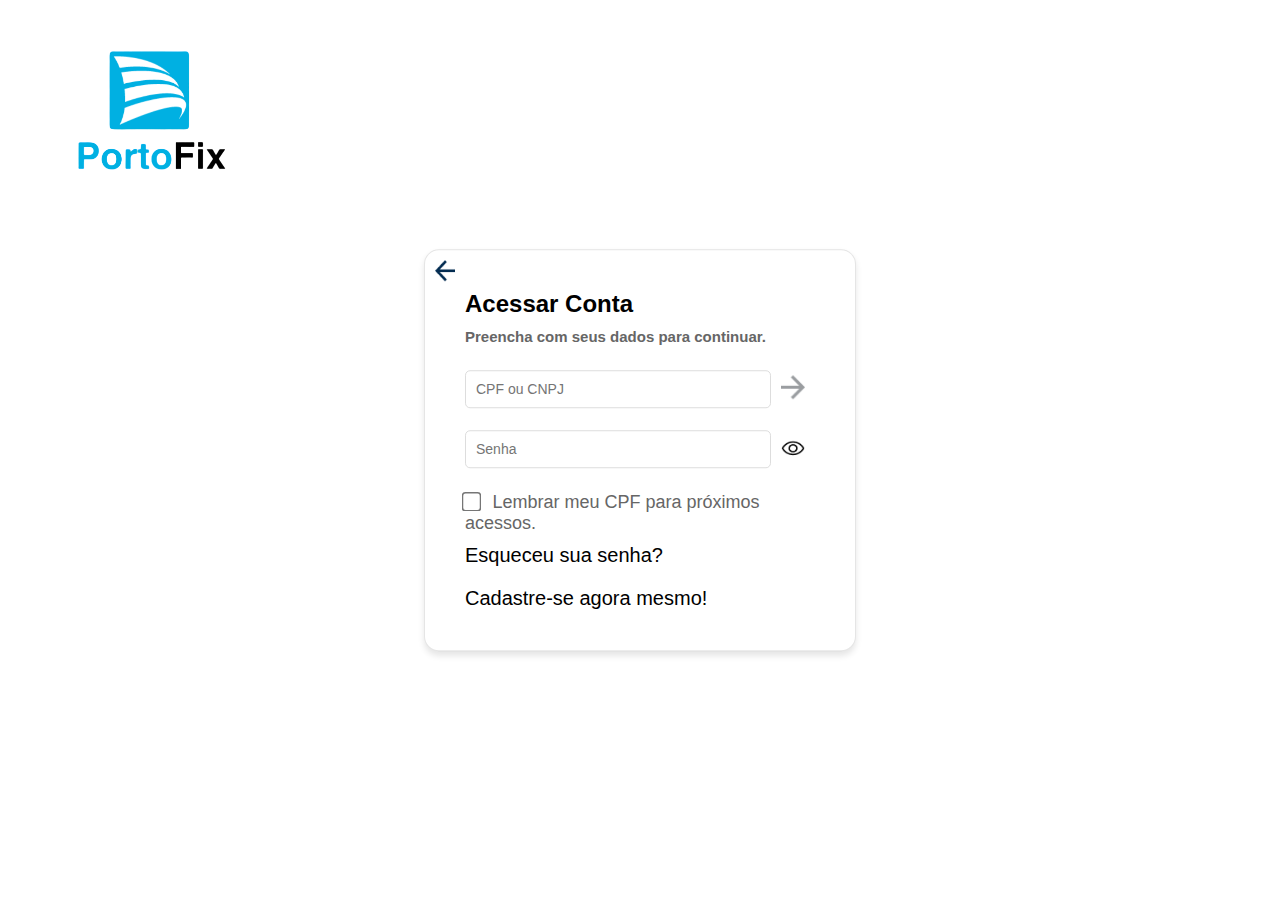
<file: TELA ACESSO -RESPONSIVO/index.html>
<!DOCTYPE html>
<html lang="en">
<head>
    <meta charset="UTF-8">
    <meta name="viewport" content="width=device-width, initial-scale=1.0">
    <link rel="stylesheet" href="style.css">
    <title>Document</title>
</head>
<body>
    <img class="logo" src="Logo-Portofixpng.png" alt="logo-portofix">
    <form class="acesso">
        <div class="retangulo">
            <button class="voltar">
                <img src="voltar.png" alt="botao-voltar">
            </button>
            <h1 class="acessar-conta">Acessar Conta</h1>
            <h2 class="preencha-dados">
                Preencha com seus dados para continuar.
            </h2>
            <section class="input-cpf">
                <input class="cpf-ou-cnpj" type="text" placeholder="CPF ou CNPJ">
                <button type="submit">
                    <img src="ir.png" alt="botao-ir">
                </button>
            </section>
            
            <section class="input-senha">
                <input type="password" placeholder="Senha">
                <button>
                    <img src="olho.png" alt="botao-olho">
                </button>
            </section>
            
            <section class="embaixo-senha">
                <input type="checkbox" name="lembrar-CPF" id="lembrar-CPF">
                <label class="lembrar-cpf-label" for="lembrar-CPF">Lembrar meu CPF para próximos acessos.</label>
                <br>
                <button class="esqueceu-senha">
                    <p>
                        Esqueceu sua senha?
                    </p>
                </button>
                
                <button class="cadastre-se">
                    <p class="cadd">Cadastre-se agora mesmo!</p>
                </button>
            </section>
        </div>
    </form>
</body>
</html>
</file>
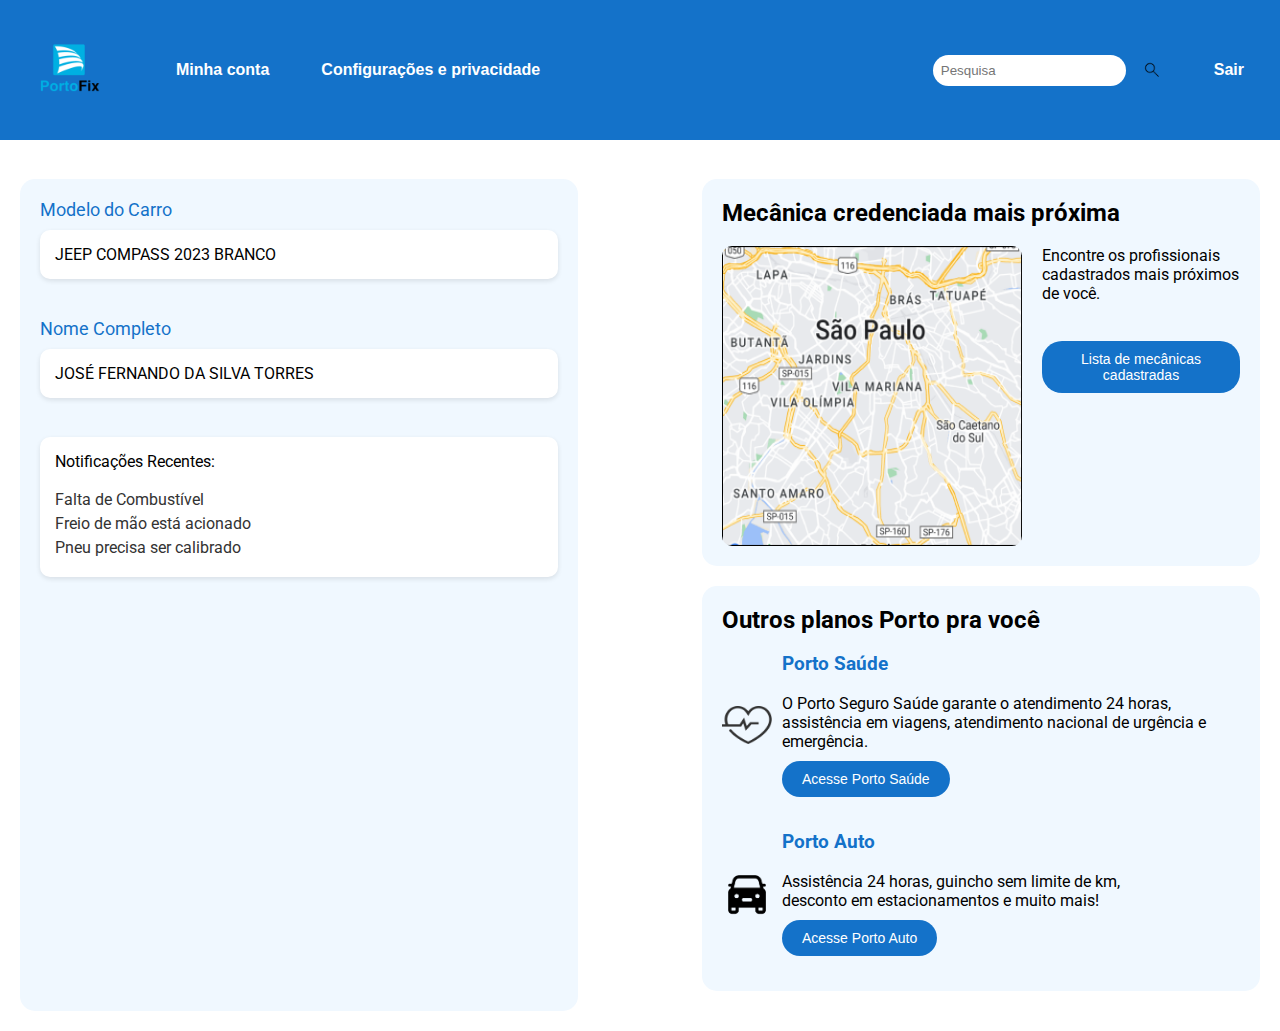
<file: TELA APP - RESPONSIVO/index.html>
<!DOCTYPE html>
<html lang="en">
<head>
    <meta charset="UTF-8">
    <meta name="viewport" content="width=device-width, initial-scale=1.0">
    <link rel="stylesheet" href="style.css">
    <link href="https://fonts.googleapis.com/css2?family=Roboto:wght@400;700&display=swap" rel="stylesheet">
    <title>Document</title>
</head>
<body>
    <header class="container">
        <div class="container-left">
            <img class="logo-portofix" src="Logo-Portofixpng.png" alt="logo-portofix">
            <nav>
                <button class="minha-conta">Minha conta</button>
                <button class="config">Configurações e privacidade</button>
            </nav>
        </div>
        <div class="container-right">
            <div class="search-container">
                <input type="text" placeholder="Pesquisa" class="Pesquisa">
                <button class="lupa-btn">
                    <img src="lupa.png" alt="lupa" class="search-icon">
                </button>
            </div>
            <button class="Sair">Sair</button>
        </div>
    </header>
    <br>
    <div class="main-content">
        <div class="container2">
            <span class="txt-mod-carro">Modelo do Carro</span>
            <div class="ret-carro">
                <p>JEEP COMPASS 2023 BRANCO</p>
            </div>
            <br>
            <span class="txt-nome">Nome Completo</span>
            <div class="ret-nome">
                <p>JOSÉ FERNANDO DA SILVA TORRES</p>
            </div>
            <br>
            <div class="ret-noti">
                <p>Notificações Recentes:</p>
                <br>
                <ul class="lista-noti">
                    <li>Falta de Combustível</li>
                    <li>Freio de mão está acionado</li>
                    <li>Pneu precisa ser calibrado</li>
                </ul>
            </div>
        </div>
        <div class="sidebar">
            <div class="map-section">
                <h2>Mecânica credenciada mais próxima</h2>
                <br>
                <div class="map-content">
                    <img src="mapa.png" alt="mapa" class="map-img">
                    <div class="map-info">
                        <p>Encontre os profissionais cadastrados mais próximos de você.</p>
                        <br>
                        <br>
                        <button class="cta-button">Lista de mecânicas cadastradas</button>
                    </div>
                </div>
            </div>
            <div class="plans-section">
                <h2>Outros planos Porto pra você</h2>
                <br>
                <div class="plan">
                    <img src="saude.png" alt="Porto Saúde">
                    <div>
                        <h3 class="highlight">Porto Saúde</h3>
                        <br>
                        <p>O Porto Seguro Saúde garante o atendimento 24 horas,<br> assistência em viagens, atendimento nacional de urgência e emergência.</p>
                        <button class="cta-button">Acesse Porto Saúde</button>
                    </div>
                </div>
                <br>
                <div class="plan">
                    <img src="auto.png" alt="Porto Auto">
                    <div>
                        <h3 class="highlight">Porto Auto</h3>
                        <br>
                        <p>Assistência 24 horas, guincho sem limite de km,<br> desconto em estacionamentos e muito mais!</p>
                        <button class="cta-button">Acesse Porto Auto</button>
                    </div>
                </div>
            </div>
        </div>
    </div>
</body>
</html>
</file>
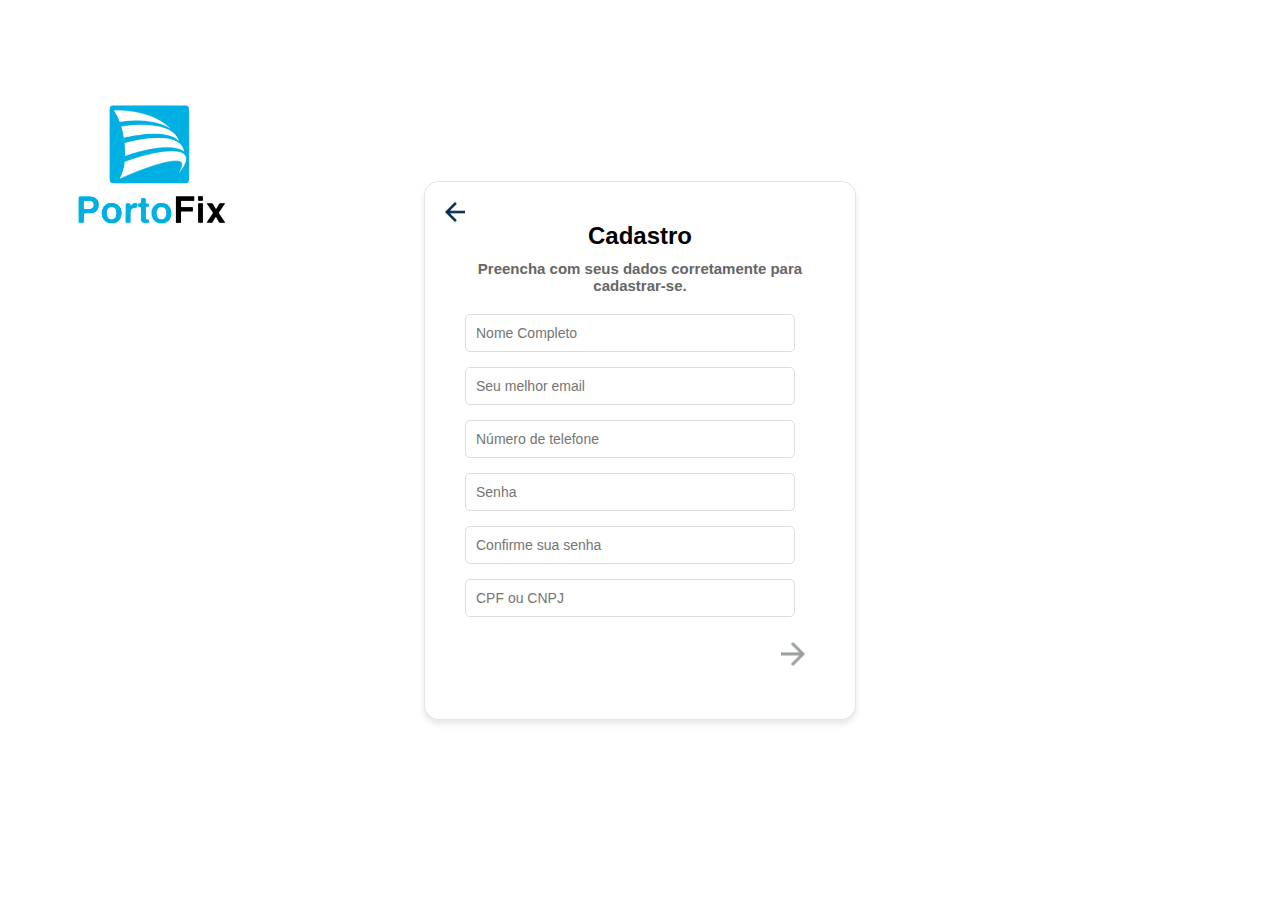
<file: TELA CADASTRO- RESPONSIVO/index.html>
<!DOCTYPE html>
<html lang="en">
<head>
    <meta charset="UTF-8">
    <meta name="viewport" content="width=device-width, initial-scale=1.0">
    <link rel="stylesheet" href="style.css">
    <title>Document</title>
</head>
<body>
    <img src="Logo-Portofixpng.png" alt="logo-portofix">
    <section class="retangulo">
        <button class="botao-voltar">
            <img src="volta.png" alt="botao-voltar">
        </button>
        <h1 class="txt-cadastro">Cadastro</h1>
        <h2 class="txt-2">Preencha com seus dados corretamente para cadastrar-se.</h2>
        <section class="inputs">
            <input type="text" class="nome-completo" placeholder="Nome Completo" required>
            <input type="email" class="email" placeholder="Seu melhor email" required>
            <input type="tel" class="telefone" placeholder="Número de telefone" required>
            <input type="password" class="senha" placeholder="Senha" required>
            <input type="password" class="confirma-senha" placeholder="Confirme sua senha" required>
            <input type="text" class="cpf-cnpj" placeholder="CPF ou CNPJ">
            <button class="submit-button">
                <img src="submit.png" alt="submit-button">
            </button>
        </section>

    </section>
</body>
</html>
</file>
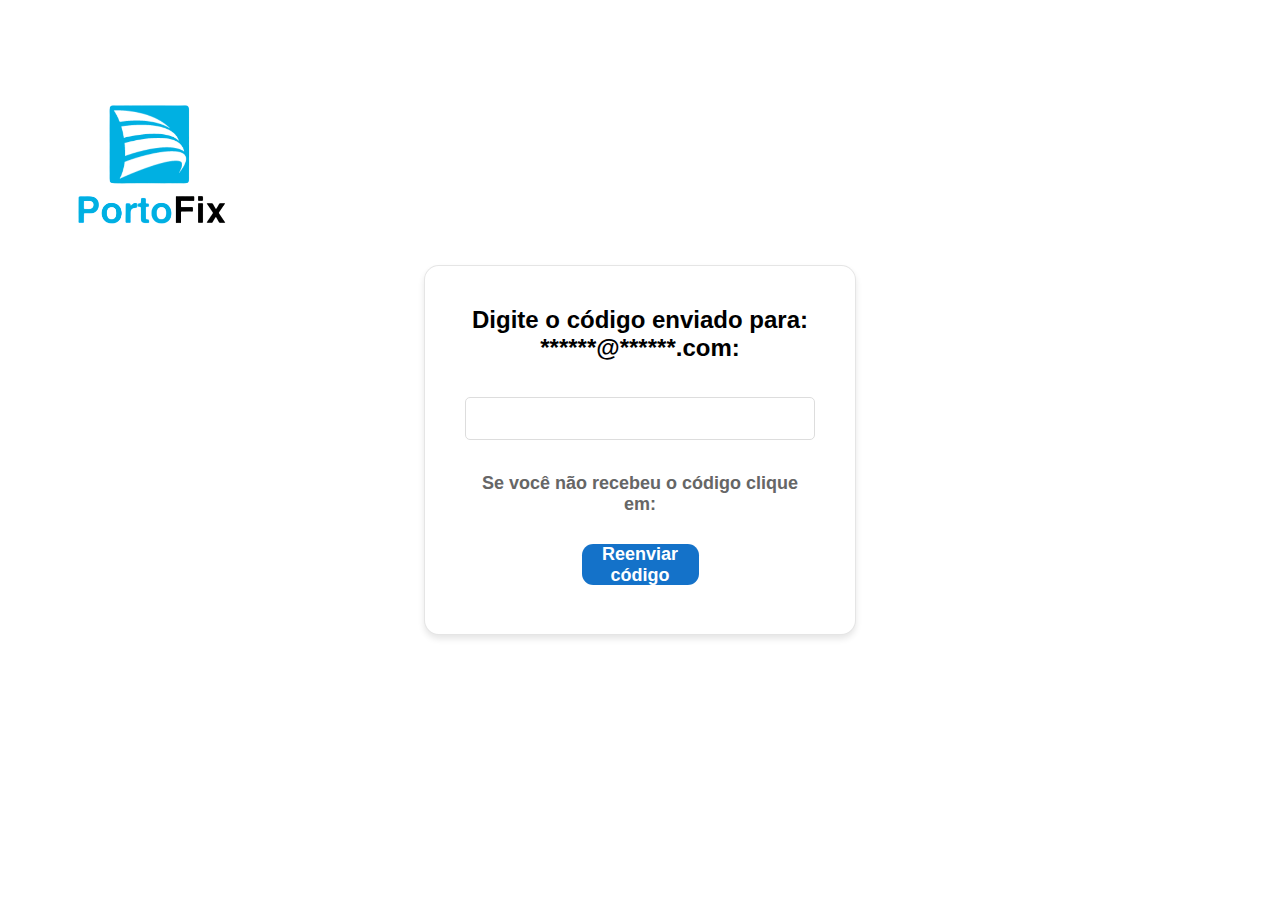
<file: TELA CONFIMA EMAIL- RESPONSIVO/index.html>
<!DOCTYPE html>
<html lang="en">
<head>
    <meta charset="UTF-8">
    <meta name="viewport" content="width=device-width, initial-scale=1.0">
    <link rel="stylesheet" href="style.css">
    <title>Document</title>
</head>
<body>
    <img src="Logo-Portofixpng.png" alt="logo-portofix">
    <section class="container">
        <h1 class="txt-codigo">Digite o código enviado para: ******@******.com:</h1>
        
        <input type="number" class="codigo">
        <br>
        <br>
        <h2 class="txt-nao-recebeu">Se você não recebeu o código clique em: </h2>
        <button class="reenviar">Reenviar código</button>
    </section>
</body>
</html>
</file>
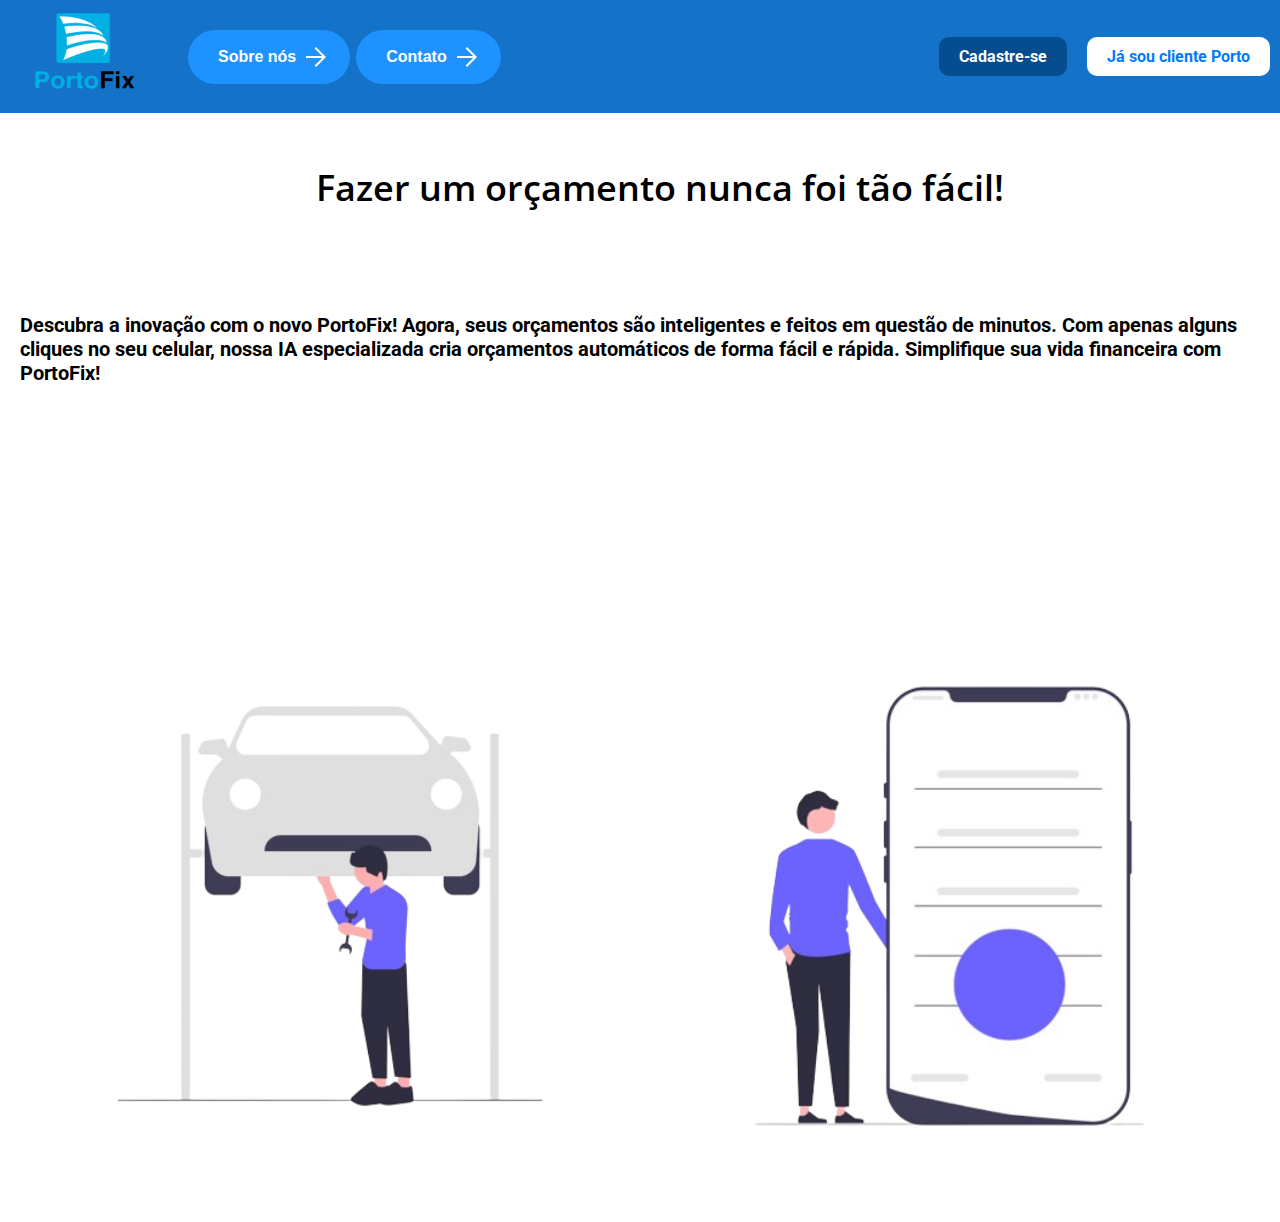
<file: TELA INICIAL DESKTOP WINDOWS/inicial.html>
<!DOCTYPE html>
<html>
<head>
  	<meta charset="utf-8">
  	<meta name="viewport" content="initial-scale=1, width=device-width">
  	
  	<link rel="stylesheet"  href="./index.css" />
  	<link rel="stylesheet" href="https://fonts.googleapis.com/css2?family=Open Sans:wght@700&display=swap" />
  	<link rel="stylesheet" href="https://fonts.googleapis.com/css2?family=Roboto:wght@600&display=swap" />
  	
  	
  	
</head>
<body>

    <header>
        <div class="fundo-header"></div>
        <div class="itens-esquerda">
            <div class="fundo-porto">
                <img class="portofix-icon" alt="" src="Logo-Portofixpng.png">
            </div>
            <div class="sobre-nos-fundo">
                <button class="sobre-nos">
                    <span class="text">Sobre nós</span>
                    <svg class="arr-1" xmlns="http://www.w3.org/2000/svg" viewBox="0 0 24 24"><path d="M12 2L10.59 3.41 18.17 11H2v2h16.17l-7.59 7.59L12 22l10-10L12 2z"/></svg>
                    <svg class="arr-2" xmlns="http://www.w3.org/2000/svg" viewBox="0 0 24 24"><path d="M0 0h24v24H0z" fill="none"/><path d="M12 2L10.59 3.41 18.17 11H2v2h16.17l-7.59 7.59L12 22l10-10L12 2z"/></svg>
                    <span class="circle"></span>
                </button>
            </div>
            <button class="contato">
                <span class="text">Contato</span>
                <svg class="arr-1" xmlns="http://www.w3.org/2000/svg" viewBox="0 0 24 24"><path d="M12 2L10.59 3.41 18.17 11H2v2h16.17l-7.59 7.59L12 22l10-10L12 2z"/></svg>
                <svg class="arr-2" xmlns="http://www.w3.org/2000/svg" viewBox="0 0 24 24"><path d="M0 0h24v24H0z" fill="none"/><path d="M12 2L10.59 3.41 18.17 11H2v2h16.17l-7.59 7.59L12 22l10-10L12 2z"/></svg>
                <span class="circle"></span>
            </button>
        </div>
        <div class="fundo-cadastre-se">
            <button class="cadastre-se">Cadastre-se</button>
        </div>
        <div class="fundo-ja-sou-cliente">
            <button class="ja-sou-cliente">Já sou cliente Porto</button>
        </div>    
    </header>
    
    <main class="main-textos">
        <h1 class="fazer-um-orcamento">Fazer um orçamento nunca foi tão fácil!</h1>
        <h2 class="texto-apoio">Descubra a inovação com o novo PortoFix! Agora, seus orçamentos são inteligentes e feitos em questão de minutos. Com apenas alguns cliques no seu celular, nossa IA especializada cria orçamentos automáticos de forma fácil e rápida. Simplifique sua vida financeira com PortoFix!</h2>
    </main>
  	
    <section class="imagens-undraw">
        <img class="undraw-conserto" src="undraw_automobile_repair_ywci__2_-removebg-preview.png" alt="homem-consertando-carro">
        <img class="undraw-mobile" src="undraw_Mobile_application_re_13u3-removebg-preview.png" alt="homem-com-smartphone-ao-lado">
    </section>
</body>
</html>
</file>
<file: TELA ACESSO -RESPONSIVO/style.css>
* {
    margin: 0;
    padding: 0;
    box-sizing: border-box;
    font-family: "Roboto", sans-serif;
}

body {
    background-color: #fff;
}

.logo {
    width: 252px;
    height: 143px;
    position: absolute;
    left: 26px;
    top: 44px;
    object-fit: cover;
}

.acesso {
    background: #fff; 
    border-radius: 15px;
    border: 1px solid rgba(0, 0, 0, 0.1); 
    width: 432px; 
    padding: 40px;
    box-shadow: 0 4px 6px rgba(0, 0, 0, 0.1); 
    position: absolute;
    left: 50%;
    top: 50%;
    transform: translate(-50%, -50%); 
    height: auto;
}

.voltar {
    background: none;
    border: none;
    position: absolute;
    left: 0;
    top: 0;
    padding: 10px;
    cursor: pointer;
}

.voltar img {
    width: 20px;
    height: auto;
}

.acessar-conta {
    font-size: 24px;
    font-weight: bold;
    margin-bottom: 10px;
}

.preencha-dados {
    font-size: 15px;
    color: #666;
    margin-bottom: 20px;
}

.input-cpf, .input-senha {
    display: flex;
    align-items: center;
    margin-bottom: 15px;
}

.cpf-ou-cnpj, .input-senha input {
    width: calc(100% - 40px);
    padding: 10px;
    border: 1px solid #ddd;
    border-radius: 5px;
    font-size: 14px;
}

.input-cpf button, .input-senha button {
    background: none;
    border: none;
    cursor: pointer;
    padding: 10px;
}

.input-cpf img, .input-senha img {
    width: 24px; 
    height: auto;
}

.embaixo-senha {
    margin-top: 20px;
}

.embaixo-senha input {
    margin-right: 10px;
    transform: scale(1.5); 
}

.embaixo-senha label {
    font-size: 18px;
    color: #666;
}

.esqueceu-senha, .cadastre-se {
    background: none;
    border: none;
    color: black; 
    cursor: pointer;
    font-size: 20px;
    text-align: center; 
    padding: 0;
    margin-top: 10px;
    display: block;
    font-family: 'Roboto', sans-serif;
}

.esqueceu-senha:hover, .cadastre-se:hover {
    text-decoration: underline;
}

.esqueceu-senha p, .cadastre-se p {
    margin: 0;
}

.cadastre-se {
    margin-top: 20px;
    display: block;
    text-align: center; 
}

.lembrar-cpf-label {
    font-size: 18px;
}

@media (max-width: 600px) {
    .logo {
        width: 200px;
        height: auto;
        left: 10px;
        top: 20px;
    }

    .acesso {
        width: 90%;
        padding: 20px;
        left: 50%;
        top: 50%;
        transform: translate(-50%, -50%);
    }

    .acessar-conta {
        font-size: 20px;
    }

    .preencha-dados {
        font-size: 13px;
    }

    .cpf-ou-cnpj, .input-senha input {
        width: calc(100% - 30px);
        font-size: 12px;
    }

    .embaixo-senha label, .lembrar-cpf-label {
        font-size: 14px;
    }

    .esqueceu-senha, .cadastre-se {
        font-size: 16px;
    }
}
</file>
<file: TELA APP - RESPONSIVO/style.css>
* {
    margin: 0;
    padding: 0;
    box-sizing: border-box;
}

body {
    font-family: 'Roboto', sans-serif;
}

header {
    display: flex;
    justify-content: space-between;
    align-items: center;
    background-color: #1472c9;
    padding: 20px;
    color: white;
}

.logo-portofix {
    height: 100px; /* Aumente o tamanho do logo conforme necessário */
    width: auto;
}

nav {
    display: flex;
    gap: 20px;
    margin-left: 20px;
}

.minha-conta, .config, .Sair, .lupa-btn {
    background-color: transparent;
    border: none;
    color: white;
    font-size: 16px;
    font-weight: bold;
    cursor: pointer;
    position: relative;
    padding: 8px 16px;
    overflow: hidden;
    display: flex;
    align-items: center;
}

.minha-conta:hover, .config:hover, .Sair:hover, .lupa-btn:hover {
    color: #1472c9;
    background-color: white;
    border-radius: 20px;
    transition: all 0.3s ease-in-out;
}

.search-container {
    display: flex;
    align-items: center;
}

.Pesquisa {
    padding: 8px;
    border-radius: 20px;
    border: none;
}

.search-icon {
    width: 20px;
    height: 20px;
}

.main-content {
    display: flex;
    justify-content: space-between;
    padding: 20px;
}

.container2 {
    background-color: #f0f8ff;
    border-radius: 15px;
    padding: 20px;
    width: 45%;
    height: auto;
}

.txt-mod-carro, .txt-nome {
    display: block;
    font-size: 18px;
    color: #1472c9;
    margin-bottom: 10px;
}

.ret-carro, .ret-nome, .ret-noti {
    background-color: white;
    border-radius: 10px;
    padding: 15px;
    box-shadow: 0 2px 5px rgba(0, 0, 0, 0.1);
    margin-bottom: 20px;
}

.ret-noti ul {
    list-style: none;
}

.ret-noti ul li {
    font-size: 16px;
    color: #333;
    margin-bottom: 5px;
}

.sidebar {
    width: 45%;
}

.map-section, .plans-section {
    background-color: #f0f8ff;
    border-radius: 15px;
    padding: 20px;
    margin-bottom: 20px;
}

.map-content {
    display: flex;
    align-items: flex-start; 
    gap: 20px; 
}

.map-img {
    width: 300px;
    max-width: 100%;
    height: 300px;
    border-radius: 10px;
}

.cta-button {
    background-color: #1472c9;
    color: white;
    border: none;
    border-radius: 20px;
    padding: 10px 20px;
    font-size: 14px;
    cursor: pointer;
}

.cta-button:hover {
    background-color: #0a4f89;
}

.highlight {
    color: #1472c9;
}

.plan {
    display: flex;
    align-items: center;
    gap: 10px;
    margin-bottom: 15px;
}

.plan img {
    width: 50px;
}

.plan div {
    flex: 1;
}

.plan p {
    margin-bottom: 10px; 
}

@media (max-width: 768px) {
    .main-content {
        flex-direction: column;
    }
    
    .container2, .sidebar {
        width: 100%;
    }
    
    .plans-section .plan {
        flex-direction: column;
        align-items: flex-start;
    }
}

.container {
    display: flex;
    justify-content: space-between;
    align-items: center;
    background-color: #1472c9;
    padding: 20px;
    color: white;
}

.container-left {
    display: flex;
    align-items: center;
    gap: 20px; 
}

.container-right {
    display: flex;
    align-items: center;
    gap: 20px; 
}
</file>
<file: TELA CADASTRO- RESPONSIVO/style.css>
* {
    margin: 0;
    padding: 0;
    box-sizing: border-box;
    font-family: "Roboto", sans-serif;
}

body {
    background-color: #fff;
    display: flex;
    justify-content: center;
    align-items: center;
    height: 100vh;
    position: relative;
}

img[alt="logo-portofix"] {
    width: 252px;
    height: auto;
    position: absolute;
    top: 44px;
    left: 26px;
}

.retangulo {
    background: #fff;
    border-radius: 15px;
    border: 1px solid rgba(0, 0, 0, 0.1);
    width: 432px;
    padding: 40px;
    box-shadow: 0 4px 6px rgba(0, 0, 0, 0.1);
    position: relative;
}

.botao-voltar {
    background: none;
    border: none;
    position: absolute;
    left: 10px;
    top: 10px;
    padding: 10px;
    cursor: pointer;
}

.botao-voltar img {
    width: 20px;
    height: auto;
}

.txt-cadastro {
    font-size: 24px;
    font-weight: bold;
    margin-bottom: 10px;
    text-align: center;
}

.txt-2 {
    font-size: 15px;
    color: #666;
    margin-bottom: 20px;
    text-align: center;
}

.inputs {
    display: flex;
    flex-direction: column;
}

.inputs input {
    width: calc(100% - 20px);
    padding: 10px;
    margin-bottom: 15px;
    border: 1px solid #ddd;
    border-radius: 5px;
    font-size: 14px;
}

.submit-button {
    background: none;
    border: none;
    cursor: pointer;
    padding: 10px;
    align-self: flex-end;
}

.submit-button img {
    width: 24px;
    height: auto;
}

@media (max-width: 600px) {
    img[alt="logo-portofix"] {
        width: 200px;
        top: 20px;
        left: 10px;
    }

    .retangulo {
        width: 90%;
        padding: 20px;
    }

    .txt-cadastro {
        font-size: 20px;
    }

    .txt-2 {
        font-size: 13px;
    }

    .inputs input {
        font-size: 12px;
    }

    .submit-button img {
        width: 20px;
    }
}
</file>
<file: TELA CONFIMA EMAIL- RESPONSIVO/style.css>
* {
    margin: 0;
    padding: 0;
    box-sizing: border-box;
    font-family: "Roboto", sans-serif;
}

body {
    background-color: #fff;
    display: flex;
    justify-content: center;
    align-items: center;
    height: 100vh;
    position: relative;
}

img[alt="logo-portofix"] {
    width: 252px;
    height: auto;
    position: absolute;
    top: 44px;
    left: 26px;
}

.container {
    background: #fff;
    border-radius: 15px;
    border: 1px solid rgba(0, 0, 0, 0.1);
    width: 432px;
    padding: 40px;
    box-shadow: 0 4px 6px rgba(0, 0, 0, 0.1);
    text-align: center;
}

.txt-codigo {
    font-size: 24px;
    font-weight: bold;
    margin-bottom: 20px;
}

.codigo {
    width: 100%;
    padding: 10px;
    margin: 15px 0;
    border: 1px solid #ddd;
    border-radius: 5px;
    font-size: 18px;
    text-align: center;
}

.txt-nao-recebeu {
    font-size: 18px;
    color: #666;
    margin-bottom: 20px;
}

.reenviar {
    width: 6.5em;
    height: 2.3em;
    margin: 0.5em;
    background: #1472C9;
    color: white;
    border: none;
    border-radius: 0.625em;
    font-size: 18px; 
    font-weight: bold;
    cursor: pointer;
    position: relative;
    z-index: 1;
    overflow: hidden;
    animation: pulse 2s infinite;
}

.reenviar:hover {
    color: #1472C9;
}

.reenviar:after {
    content: "";
    background: white;
    position: absolute;
    z-index: -1;
    left: -20%;
    right: -20%;
    top: 0;
    bottom: 0;
    transform: skewX(-45deg) scale(0, 1);
    transition: all 0.5s;
}

.reenviar:hover:after {
    transform: skewX(-45deg) scale(1, 1);
    -webkit-transition: all 0.5s;
    transition: all 0.5s;
}

@keyframes pulse {
    0% {
        transform: scale(1);
    }
    50% {
        transform: scale(1.1);
    }
    100% {
        transform: scale(1);
    }
}

@media (max-width: 600px) {
    img[alt="logo-portofix"] {
        width: 200px;
        top: 20px;
        left: 10px;
    }

    .container {
        width: 90%;
        padding: 20px;
    }

    .txt-codigo {
        font-size: 20px;
    }

    .codigo {
        font-size: 16px;
    }

    .txt-nao-recebeu {
        font-size: 13px;
    }

    .reenviar {
        font-size: 14px;
    }
}
</file>
<file: TELA INICIAL DESKTOP WINDOWS/index.css>
body {
  margin: 0;
  font-family: 'Roboto', sans-serif;
}

header {
  display: flex;
  justify-content: space-between;
  align-items: center;
  background-color: #1472c9; 
  height: 113px;
}

.itens-esquerda {
  display: flex;
  align-items: center;
  flex-grow: 1; 
}

.portofix-icon {
  height: 161px;
  width: 170px;
  margin-right: 20px; 
}

.sobre-nos, .contato {
  position: relative;
  display: flex;
  align-items: center;
  gap: 4px;
  padding: 12px 36px;
  border: 4px solid transparent;
  font-size: 16px;
  background-color: inherit;
  border-radius: 100px;
  font-weight: 600;
  color: #FFFFFF;
  background-color: #1E92FE; 
  box-shadow: 0 0 0 2px #1E92FE; 
  cursor: pointer;
  overflow: hidden;
  transition: all 0.6s cubic-bezier(0.23, 1, 0.32, 1);
}

.contato {
  margin-left: 10px; 
}


.sobre-nos svg, .contato svg {
  position: absolute;
  width: 24px;
  fill: #FFFFFF; 
  z-index: 9;
  transition: all 0.8s cubic-bezier(0.23, 1, 0.32, 1);
}

.sobre-nos .arr-1, .contato .arr-1 {
  right: 16px;
}

.sobre-nos .arr-2, .contato .arr-2 {
  left: -25%;
}

.sobre-nos .circle, .contato .circle {
  position: absolute;
  top: 50%;
  left: 50%;
  transform: translate(-50%, -50%);
  width: 20px;
  height: 20px;
  background-color: #FFFFFF; 
  border-radius: 50%;
  opacity: 0;
  transition: all 0.8s cubic-bezier(0.23, 1, 0.32, 1);
}

.sobre-nos .text, .contato .text {
  position: relative;
  z-index: 1;
  transform: translateX(-12px);
  transition: all 0.8s cubic-bezier(0.23, 1, 0.32, 1);
}

.sobre-nos:hover, .contato:hover {
  box-shadow: 0 0 0 12px transparent;
  color: #212121; 
  border-radius: 12px;
}

.sobre-nos:hover .arr-1, .contato:hover .arr-1 {
  right: -25%;
}

.sobre-nos:hover .arr-2, .contato:hover .arr-2 {
  left: 16px;
}

.sobre-nos:hover .text, .contato:hover .text {
  transform: translateX(12px);
}

.sobre-nos:hover svg, .contato:hover svg {
  fill: #212121; 
}

.sobre-nos:active, .contato:active {
  scale: 0.95;
  box-shadow: 0 0 0 4px #1E92FE; 
}

.sobre-nos:hover .circle, .contato:hover .circle {
  width: 220px;
  height: 220px;
  opacity: 1;
}


.cadastre-se {
  background-color: #064D8F; 
  color: #FFFFFF; 
  font-family: 'Roboto', sans-serif;
  font-size: 16px; 
  font-weight: bold;
  padding: 10px 20px;
  border: none;
  border-radius: 10px; 
  cursor: pointer;
  text-align: center;
}

.cadastre-se:hover {
  background-color: #0056b3; 
}

.fundo-cadastre-se {
  margin-right: 10px; 
}


.fundo-ja-sou-cliente {
  margin-left: 10px; 
}

.ja-sou-cliente {
  background-color: #FFFFFF; 
  color: #007BFF; 
  font-family: 'Roboto', sans-serif;
  font-size: 16px; 
  font-weight: bold;
  padding: 10px 20px;
  border: none;
  border-radius: 10px; 
  cursor: pointer;
  text-align: center;
  margin-right: 10px;
}

.ja-sou-cliente:hover {
  background-color: #f0f0f0; 
}

.main-textos {
  text-align: center;
  padding: 50px 20px;
  display: block;
  align-items: center;
  width: 100%;
}

.fazer-um-orcamento {
  margin: 0;
  font-size: 36px;
  font-family: 'Open Sans', sans-serif;
  font-style: normal;
  font-weight: 600;
  line-height: normal;
  margin-bottom: 20px;
  width: 100%;
  height: 130px;
}

.texto-apoio {
  font-size: 20px;
  font-family: 'Roboto', sans-serif;
  margin-bottom: 40px;
  width: 100%;
  height: 187px;
  text-align: left;
}

.imagens-undraw {
  display: flex; /* Define o layout como flexbox */
  flex-direction: row; /* Define a direção das colunas como horizontal */
  justify-content: space-around; /* Distribui as imagens com espaço entre elas */
  align-items: center; /* Alinha as imagens verticalmente no centro */
  margin: 20px; /* Adiciona espaço entre as imagens e as bordas da página */
}

.undraw-conserto {
  flex: 1; /* Distribui o espaço disponível igualmente entre as imagens */
  max-width: 50%; /* Define o tamanho máximo da imagem em 50% da largura do container */
  height: auto; /* Mantém a proporção original da imagem */
  border: none; /* Remove a borda preta */
}

.undraw-mobile {
  flex: 1; /* Distribui o espaço disponível igualmente entre as imagens */
  max-width: 50%; /* Define o tamanho máximo da imagem em 50% da largura do container */
  height: auto; /* Mantém a proporção original da imagem */
  border: none; /* Remove a borda preta */
}

@media (max-width: 834px) {
  .body {
    display: none;

  }
}
</file>
